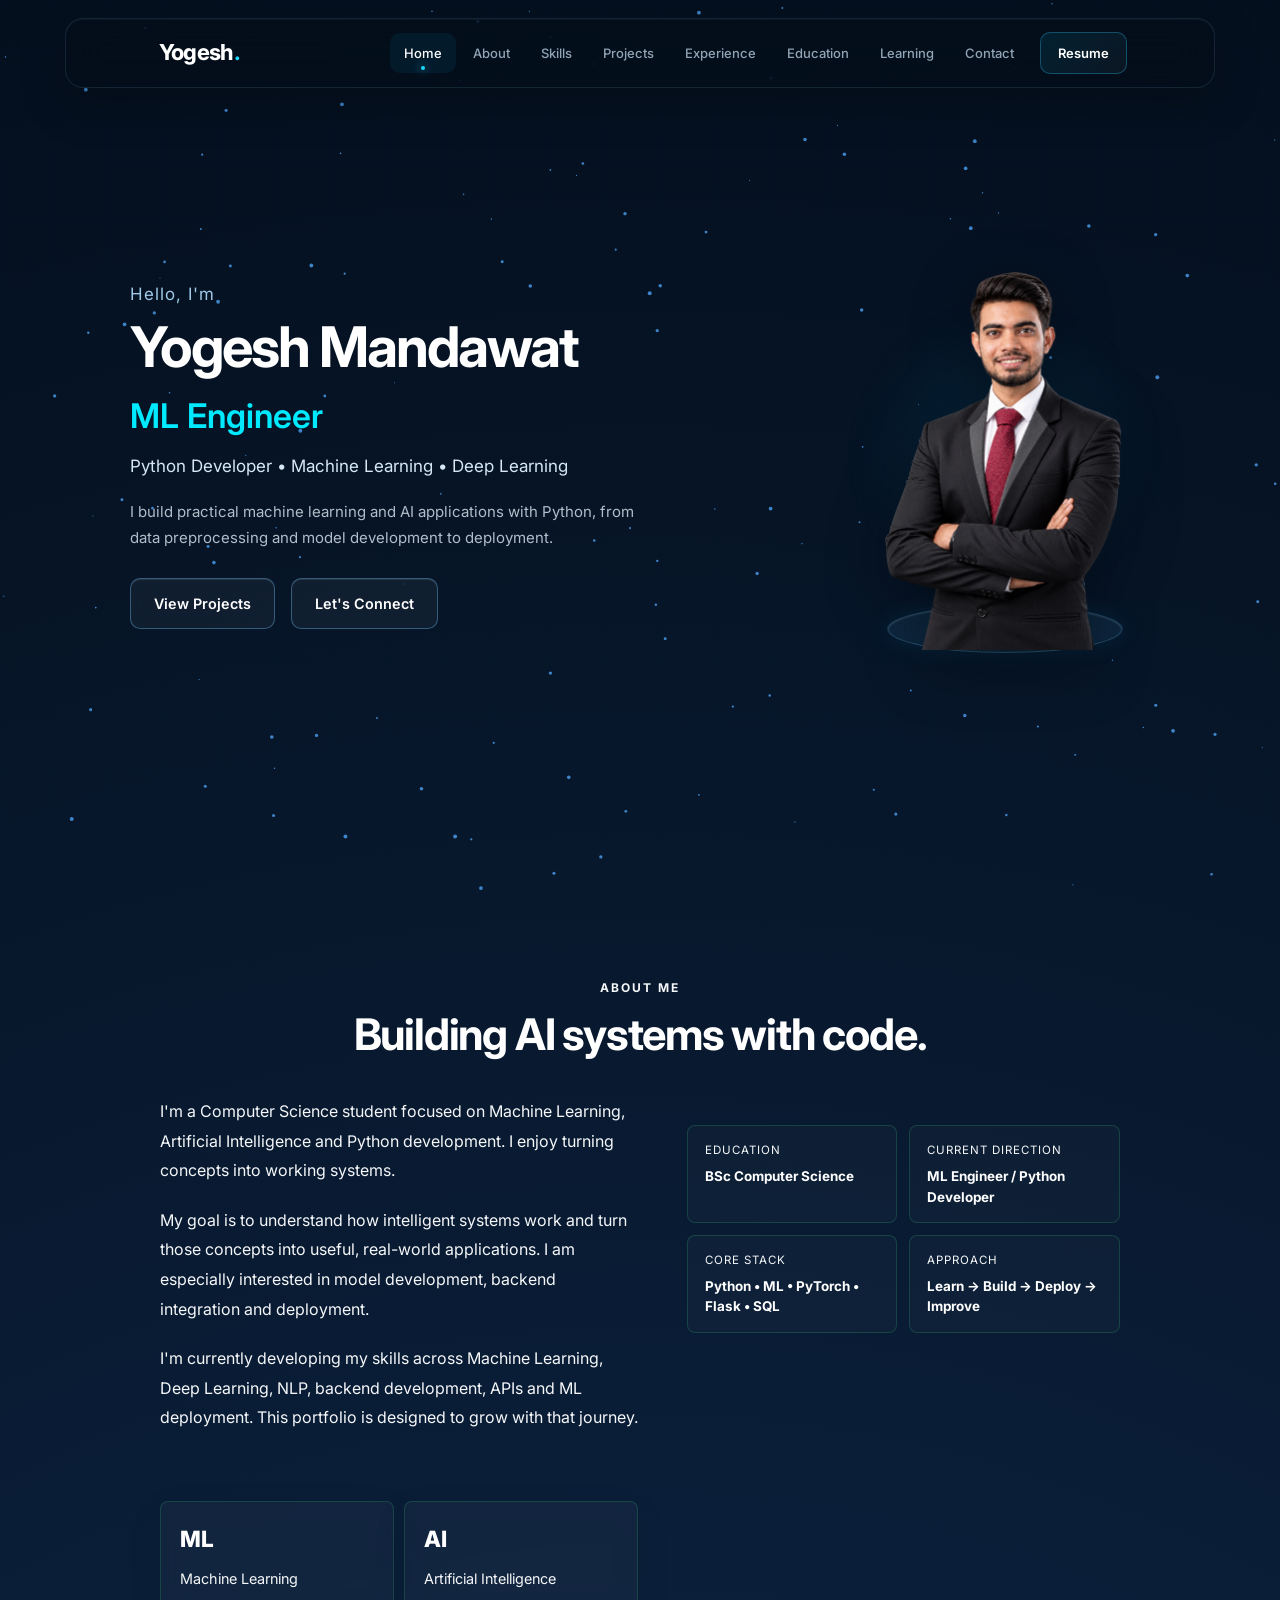
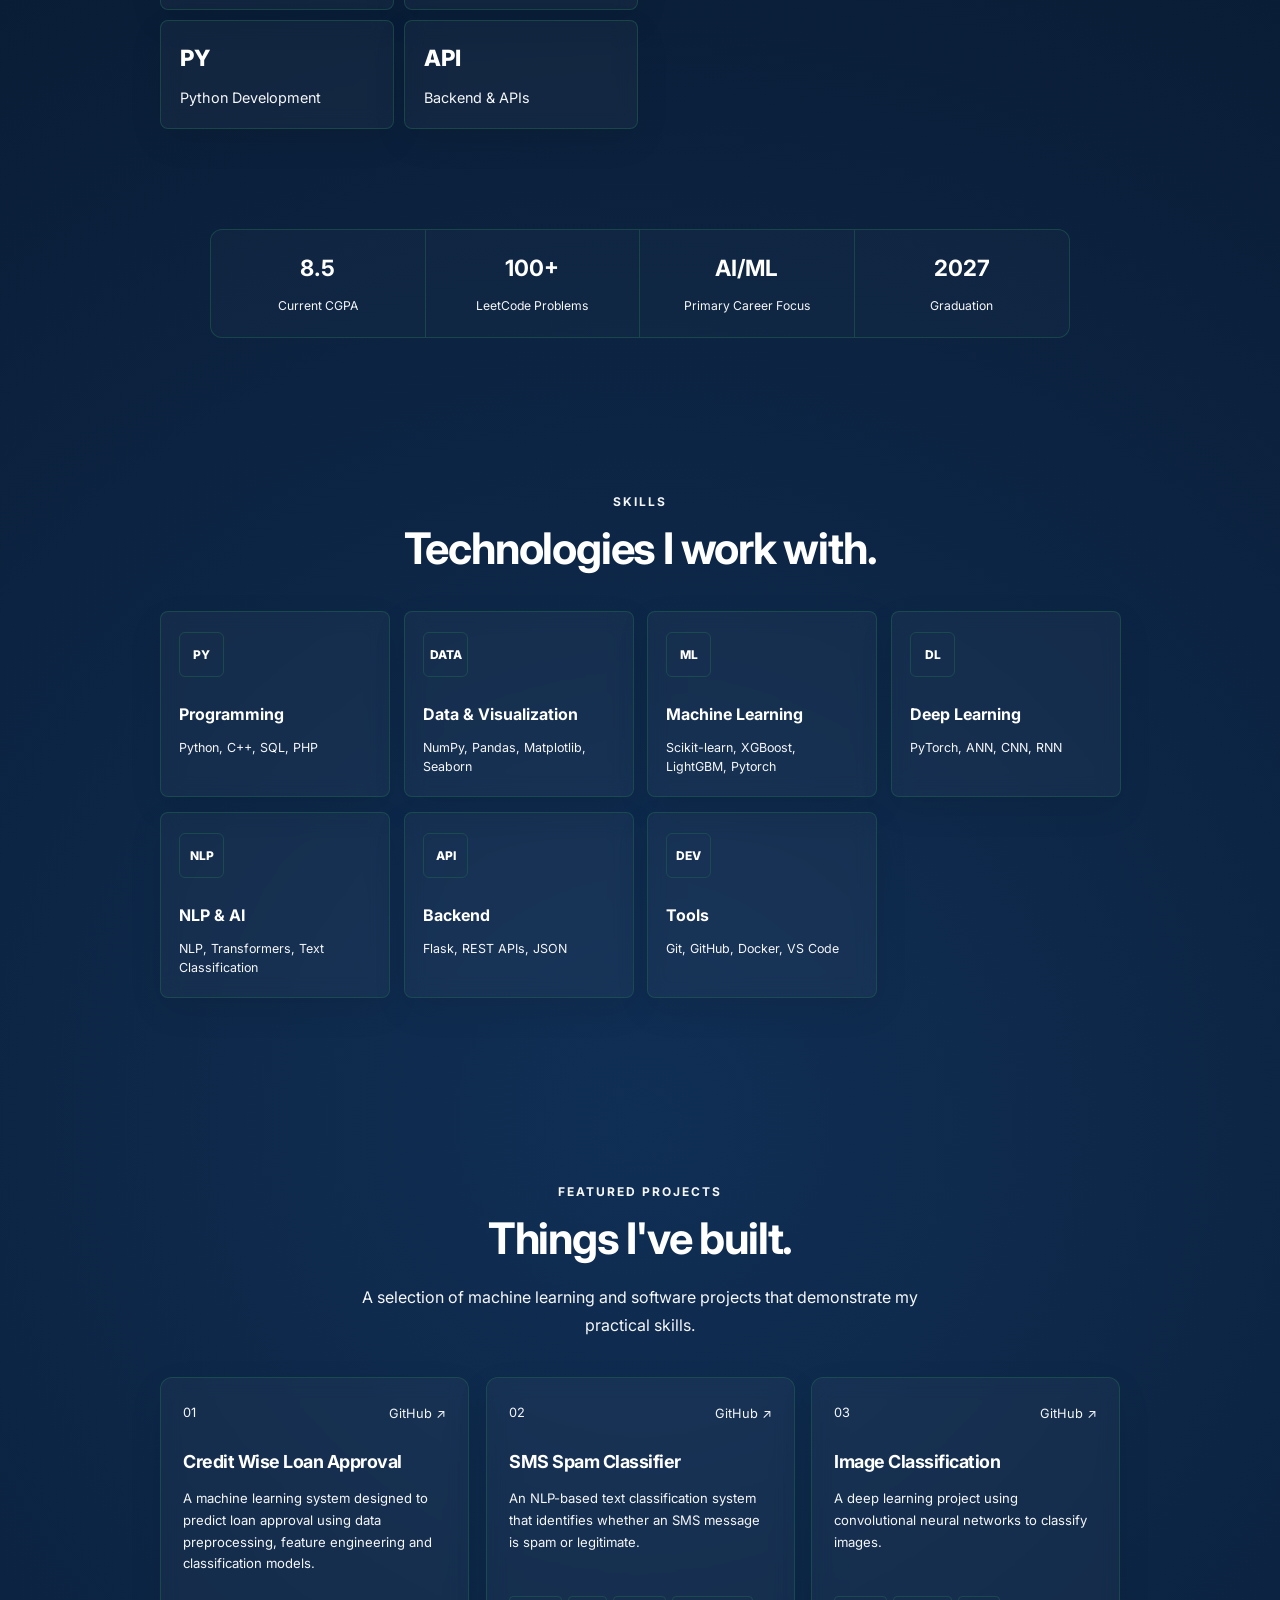
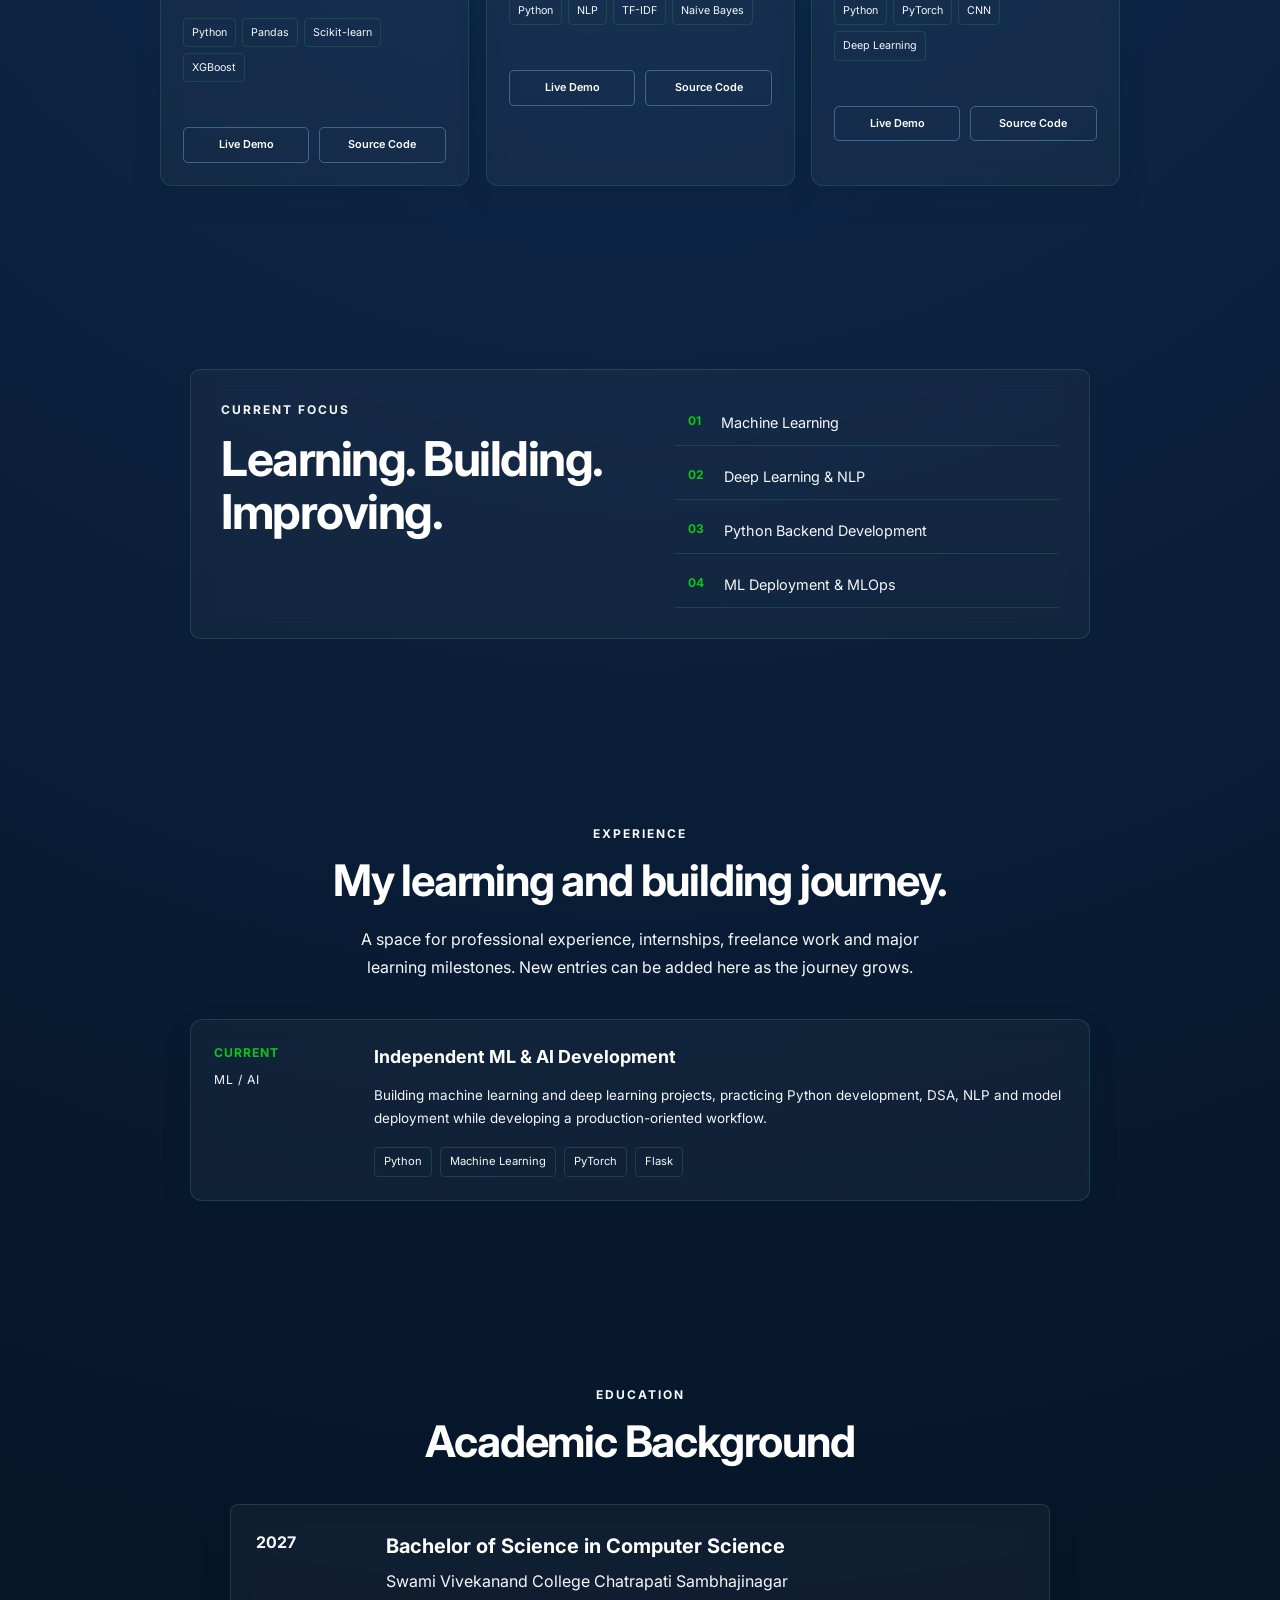
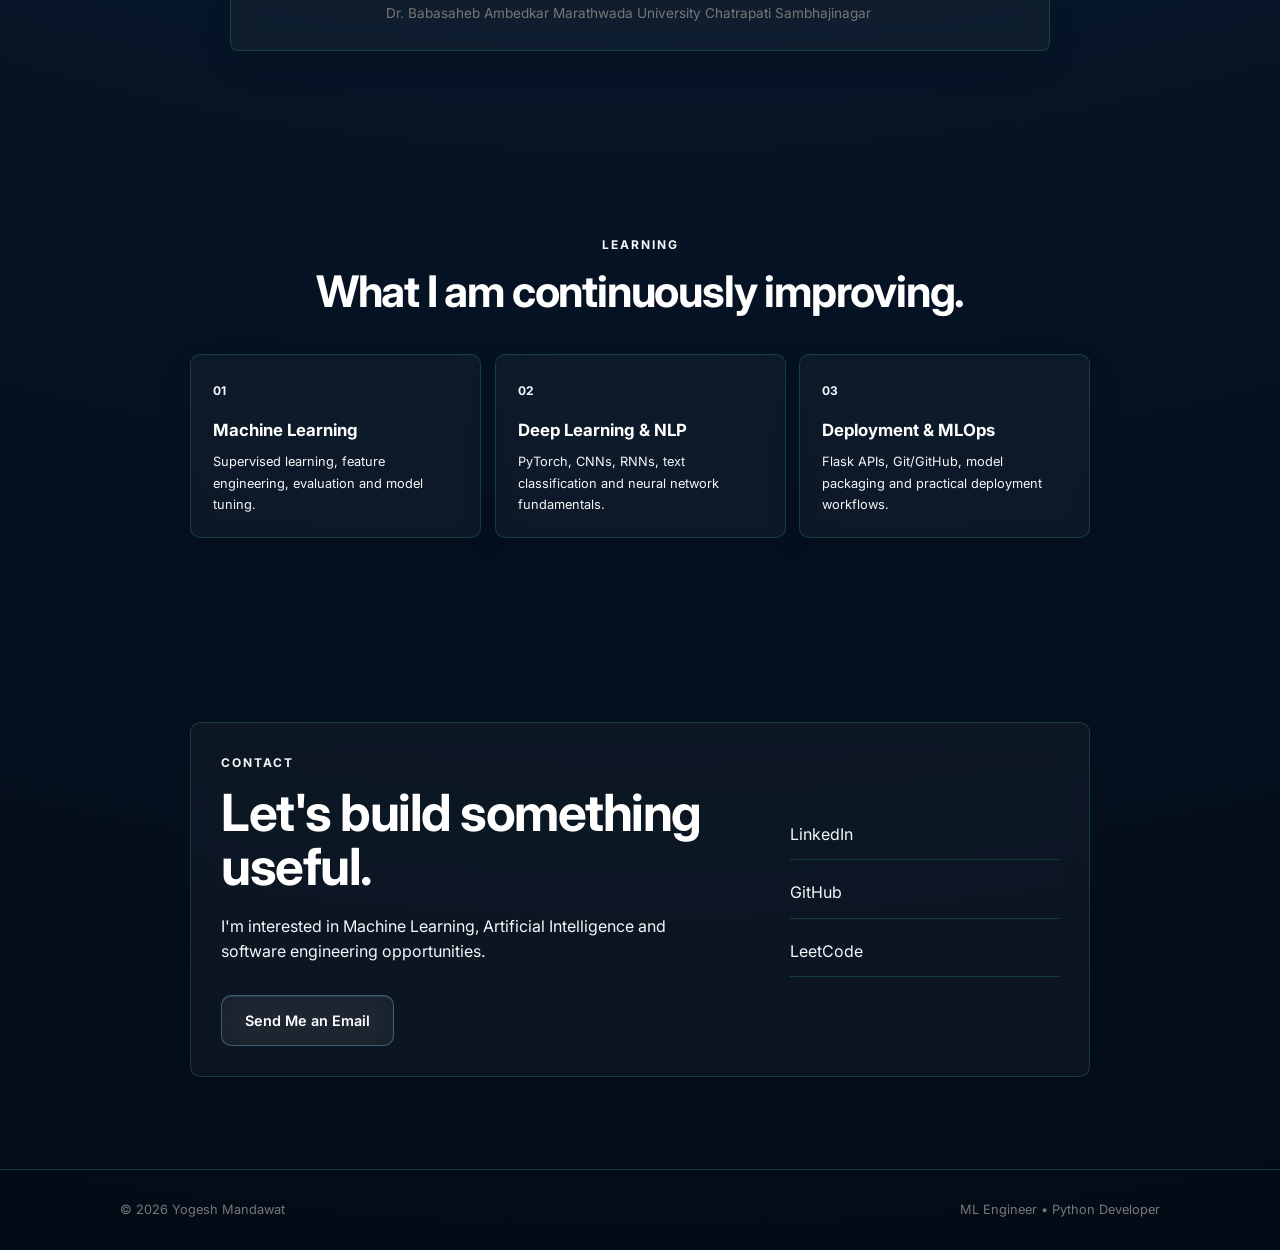
<file: index.html>
<!DOCTYPE html>
<html lang="en">

<head>
    <meta charset="UTF-8">

    <meta name="viewport"
          content="width=device-width, initial-scale=1.0">

    <meta name="description"
          content="Yogesh Mandawat - ML Engineer and Python Developer portfolio.">

    <meta name="author"
          content="Yogesh Mandawat">

    <title>Yogesh Mandawat | ML Engineer</title>

    <!-- Google Font -->
    <link rel="preconnect" href="https://fonts.googleapis.com">
    <link rel="preconnect" href="https://fonts.gstatic.com" crossorigin>

    <link href="https://fonts.googleapis.com/css2?family=Inter:wght@400;500;600;700;800&display=swap"
          rel="stylesheet">

    <!-- CSS -->
    <link rel="stylesheet"
          href="css/style.css">

</head>

<body>

    <!-- Animated Background -->
    <canvas id="background"></canvas>

    <!-- ================= NAVBAR ================= -->

    <header class="navbar">

        <div class="container nav-container">

            <a href="#home" class="logo">
                Yogesh<span>.</span>
            </a>

            <nav class="nav-menu" id="navMenu">

                <a href="#home" class="nav-link active">Home</a>

                <a href="#about" class="nav-link">About</a>

                <a href="#skills" class="nav-link">Skills</a>

                <a href="#projects" class="nav-link">Projects</a>

                <a href="#experience" class="nav-link">Experience</a>

                <a href="#education" class="nav-link">Education</a>

                <a href="#learning" class="nav-link">Learning</a>

                <a href="#contact" class="nav-link">Contact</a>

                <a href="files/yogesh-resume.pdf" class="nav-resume">Resume</a>

            </nav>

            <button class="menu-toggle"
                    id="menuToggle"
                    aria-label="Open navigation menu">

                <span></span>
                <span></span>
                <span></span>

            </button>

        </div>

    </header>


    <main>

        <!-- ================= HERO ================= -->

        <section class="hero section" id="home">

            <div class="hero-container">

                <!-- LEFT SIDE -->
                <div class="hero-content">

                    <p class="hero-greeting">
                        Hello, I'm
                    </p>

                    <h1>
                        Yogesh Mandawat
                    </h1>

                    <h2>
                        ML Engineer
                    </h2>

                    <p class="hero-subtitle">
                        Python Developer • Machine Learning • Deep Learning
                    </p>

                    <p class="hero-description">
                        I build practical machine learning and AI applications with Python,
                        from data preprocessing and model development to deployment.
                    </p>

                    <div class="hero-buttons">

                        <a href="#projects" class="btn btn-primary">
                            View Projects
                        </a>

                        <a href="#contact" class="btn btn-secondary">
                            Let's Connect
                        </a>

                    </div>

                </div>


                <!-- RIGHT SIDE -->
                <div class="hero-visual">

                    <div class="profile-glow"></div>

                    <div class="profile-image">
                        <img
                            src="images/profile2.png"
                            alt="Yogesh Mandawat - ML Engineer"
                        >
                    </div>

                    <div class="profile-base"></div>

                </div>

            </div>

        </section>


        <!-- ================= ABOUT ================= -->

        <section class="about section" id="about">

            <div class="container">

                <div class="section-heading">

                    <p class="section-label">
                        About Me
                    </p>

                    <h2>
                        Building AI systems with code.
                    </h2>

                </div>


                <div class="about-grid">

                    <div class="about-text">

                        <p>
                            I'm a Computer Science student focused on Machine Learning,
                            Artificial Intelligence and Python development.
                            I enjoy turning concepts into working systems.
                        </p>

                        <p>
                            My goal is to understand how intelligent systems work and
                            turn those concepts into useful, real-world applications.
                            I am especially interested in model development,
                            backend integration and deployment.
                        </p>

                        <p>
                            I'm currently developing my skills across Machine Learning,
                            Deep Learning, NLP, backend development, APIs
                            and ML deployment. This portfolio is designed
                            to grow with that journey.
                        </p>

                    </div>


                    <div class="about-facts">

                        <div class="fact-item">
                            <span>Education</span>
                            <strong>BSc Computer Science</strong>
                        </div>

                        <div class="fact-item">
                            <span>Current Direction</span>
                            <strong>ML Engineer / Python Developer</strong>
                        </div>

                        <div class="fact-item">
                            <span>Core Stack</span>
                            <strong>Python • ML • PyTorch • Flask • SQL</strong>
                        </div>

                        <div class="fact-item">
                            <span>Approach</span>
                            <strong>Learn → Build → Deploy → Improve</strong>
                        </div>

                    </div>


                    <div class="about-highlights">

                        <div class="highlight-card">

                            <span class="highlight-number">
                                ML
                            </span>

                            <p>
                                Machine Learning
                            </p>

                        </div>


                        <div class="highlight-card">

                            <span class="highlight-number">
                                AI
                            </span>

                            <p>
                                Artificial Intelligence
                            </p>

                        </div>


                        <div class="highlight-card">

                            <span class="highlight-number">
                                PY
                            </span>

                            <p>
                                Python Development
                            </p>

                        </div>


                        <div class="highlight-card">

                            <span class="highlight-number">
                                API
                            </span>

                            <p>
                                Backend & APIs
                            </p>

                        </div>

                    </div>

                </div>

            </div>

        </section>


        <!-- ================= QUICK STATS ================= -->

        <section class="quick-stats">

            <div class="container quick-stats-grid">

                <div class="stat-item">
                    <strong>8.5</strong>
                    <span>Current CGPA</span>
                </div>

                <div class="stat-item">
                    <strong>100+</strong>
                    <span>LeetCode Problems</span>
                </div>

                <div class="stat-item">
                    <strong>AI/ML</strong>
                    <span>Primary Career Focus</span>
                </div>

                <div class="stat-item">
                    <strong>2027</strong>
                    <span>Graduation</span>
                </div>

            </div>

        </section>


        <!-- ================= SKILLS ================= -->

        <section class="skills section" id="skills">

            <div class="container">

                <div class="section-heading">

                    <p class="section-label">
                        Skills
                    </p>

                    <h2>
                        Technologies I work with.
                    </h2>

                </div>


                <div class="skills-grid">

                    <div class="skill-card">

                        <div class="skill-icon">
                            PY
                        </div>

                        <h3>
                            Programming
                        </h3>

                        <p>
                            Python, C++, SQL, PHP
                        </p>

                    </div>

                    <div class="skill-card">

                        <div class="skill-icon">
                            DATA
                        </div>
                    
                        <h3>
                            Data & Visualization
                        </h3>
                    
                        <p>
                            NumPy, Pandas, Matplotlib, Seaborn
                        </p>
                    
                    </div>

                    <div class="skill-card">

                        <div class="skill-icon">
                            ML
                        </div>

                        <h3>
                            Machine Learning
                        </h3>

                        <p>
                            Scikit-learn, XGBoost, LightGBM, Pytorch
                        </p>

                    </div>


                    <div class="skill-card">

                        <div class="skill-icon">
                            DL
                        </div>

                        <h3>
                            Deep Learning
                        </h3>

                        <p>
                            PyTorch, ANN, CNN, RNN
                        </p>

                    </div>


                    <div class="skill-card">

                        <div class="skill-icon">
                            NLP
                        </div>

                        <h3>
                            NLP & AI
                        </h3>

                        <p>
                            NLP, Transformers, Text Classification
                        </p>

                    </div>


                    <div class="skill-card">

                        <div class="skill-icon">
                            API
                        </div>

                        <h3>
                            Backend
                        </h3>

                        <p>
                            Flask, REST APIs, JSON
                        </p>

                    </div>


                    <div class="skill-card">

                        <div class="skill-icon">
                            DEV
                        </div>

                        <h3>
                            Tools
                        </h3>

                        <p>
                            Git, GitHub, Docker, VS Code
                        </p>

                    </div>

                </div>

            </div>

        </section>


        <!-- ================= PROJECTS ================= -->

        <section class="projects section" id="projects">

            <div class="container">

                <div class="section-heading">

                    <p class="section-label">
                        Featured Projects
                    </p>

                    <h2>
                        Things I've built.
                    </h2>

                    <p class="section-description">
                        A selection of machine learning and software
                        projects that demonstrate my practical skills.
                    </p>

                </div>


                <div class="projects-grid">


                    <!-- PROJECT 1 -->

                    <article class="project-card">

                        <div class="project-top">

                            <span class="project-number">
                                01
                            </span>

                            <div class="project-links">

                                <a href="https://github.com/yogirajput7439"
                                   target="_blank"
                                   rel="noopener noreferrer"
                                   aria-label="GitHub">
                                    GitHub ↗
                                </a>

                            </div>

                        </div>


                        <h3>
                            Credit Wise Loan Approval
                        </h3>

                        <p>
                            A machine learning system designed to
                            predict loan approval using data
                            preprocessing, feature engineering and
                            classification models.
                        </p>


                        <div class="project-tech">

                            <span>Python</span>
                            <span>Pandas</span>
                            <span>Scikit-learn</span>
                            <span>XGBoost</span>

                        </div>


                        <div class="project-actions">

                            <a href="#"
                               class="project-btn"
                               target="_blank"
                               rel="noopener noreferrer">
                                Live Demo
                            </a>

                            <a href="https://github.com/yogirajput7439/Credit-Wise-Loan-Approvel-Project"
                               class="project-btn project-btn-outline"
                               target="_blank"
                               rel="noopener noreferrer">
                                Source Code
                            </a>

                        </div>

                    </article>


                    <!-- PROJECT 2 -->

                    <article class="project-card">

                        <div class="project-top">

                            <span class="project-number">
                                02
                            </span>

                            <div class="project-links">

                                <a href="#"
                                   target="_blank"
                                   rel="noopener noreferrer">
                                    GitHub ↗
                                </a>

                            </div>

                        </div>


                        <h3>
                            SMS Spam Classifier
                        </h3>

                        <p>
                            An NLP-based text classification system
                            that identifies whether an SMS message
                            is spam or legitimate.
                        </p>


                        <div class="project-tech">

                            <span>Python</span>
                            <span>NLP</span>
                            <span>TF-IDF</span>
                            <span>Naive Bayes</span>

                        </div>


                        <div class="project-actions">

                            <a href="#"
                               class="project-btn"
                               target="_blank"
                               rel="noopener noreferrer">
                                Live Demo
                            </a>

                            <a href="#"
                               class="project-btn project-btn-outline"
                               target="_blank"
                               rel="noopener noreferrer">
                                Source Code
                            </a>

                        </div>

                    </article>


                    <!-- PROJECT 3 -->

                    <article class="project-card">

                        <div class="project-top">

                            <span class="project-number">
                                03
                            </span>

                            <div class="project-links">

                                <a href="#"
                                   target="_blank"
                                   rel="noopener noreferrer">
                                    GitHub ↗
                                </a>

                            </div>

                        </div>


                        <h3>
                            Image Classification
                        </h3>

                        <p>
                            A deep learning project using convolutional
                            neural networks to classify images.
                        </p>


                        <div class="project-tech">

                            <span>Python</span>
                            <span>PyTorch</span>
                            <span>CNN</span>
                            <span>Deep Learning</span>

                        </div>


                        <div class="project-actions">

                            <a href="#"
                               class="project-btn"
                               target="_blank"
                               rel="noopener noreferrer">
                                Live Demo
                            </a>

                            <a href="#"
                               class="project-btn project-btn-outline"
                               target="_blank"
                               rel="noopener noreferrer">
                                Source Code
                            </a>

                        </div>

                    </article>


                </div>

            </div>

        </section>


        <!-- ================= CAREER FOCUS ================= -->

        <section class="focus section">

            <div class="container">

                <div class="focus-box">

                    <div>

                        <p class="section-label">
                            Current Focus
                        </p>

                        <h2>
                            Learning. Building. Improving.
                        </h2>

                    </div>


                    <div class="focus-list">

                        <div>
                            <span>01</span>
                            Machine Learning
                        </div>

                        <div>
                            <span>02</span>
                            Deep Learning & NLP
                        </div>

                        <div>
                            <span>03</span>
                            Python Backend Development
                        </div>

                        <div>
                            <span>04</span>
                            ML Deployment & MLOps
                        </div>

                    </div>

                </div>

            </div>

        </section>


        <!-- ================= EXPERIENCE ================= -->

        <section class="experience section" id="experience">

            <div class="container">

                <div class="section-heading">

                    <p class="section-label">Experience</p>

                    <h2>My learning and building journey.</h2>

                    <p class="section-description">
                        A space for professional experience, internships,
                        freelance work and major learning milestones.
                        New entries can be added here as the journey grows.
                    </p>

                </div>

                <div class="experience-list">

                    <article class="experience-card">
                        <div class="experience-meta">
                            <span>Current</span>
                            <span>ML / AI</span>
                        </div>
                        <div class="experience-content">
                            <h3>Independent ML & AI Development</h3>
                            <p>
                                Building machine learning and deep learning projects,
                                practicing Python development, DSA, NLP and model
                                deployment while developing a production-oriented workflow.
                            </p>
                            <div class="experience-tags">
                                <span>Python</span>
                                <span>Machine Learning</span>
                                <span>PyTorch</span>
                                <span>Flask</span>
                            </div>
                        </div>
                    </article>

                    <!-- ADD FUTURE EXPERIENCE HERE -->
                    <!--
                    <article class="experience-card">
                        <div class="experience-meta">
                            <span>2027 — Present</span>
                            <span>Company / Internship</span>
                        </div>
                        <div class="experience-content">
                            <h3>Role Title</h3>
                            <p>Describe your responsibilities, impact and technologies.</p>
                            <div class="experience-tags">
                                <span>Python</span>
                                <span>SQL</span>
                            </div>
                        </div>
                    </article>
                    -->

                </div>

            </div>

        </section>


        <!-- ================= EDUCATION ================= -->

        <section class="education section" id="education">

            <div class="container">

                <div class="section-heading">

                    <p class="section-label">
                        Education
                    </p>

                    <h2>
                        Academic Background
                    </h2>

                </div>


                <div class="education-card">

                    <div class="education-year">
                        2027
                    </div>

                    <div class="education-content">

                        <h3>
                            Bachelor of Science in Computer Science
                        </h3>

                        <p>
                            Swami Vivekanand College Chatrapati Sambhajinagar
                        </p>

                        <span>
                             Dr. Babasaheb Ambedkar Marathwada University Chatrapati Sambhajinagar <!-- • Expected completion: 2027 • CGPA: 8.5 -->
                        </span>

                    </div>

                </div>

            </div>

        </section>


        <!-- ================= LEARNING ================= -->

        <section class="learning section" id="learning">

            <div class="container">

                <div class="section-heading">
                    <p class="section-label">Learning</p>
                    <h2>What I am continuously improving.</h2>
                </div>

                <div class="learning-grid">
                    <article class="learning-card">
                        <span>01</span>
                        <h3>Machine Learning</h3>
                        <p>Supervised learning, feature engineering, evaluation and model tuning.</p>
                    </article>
                    <article class="learning-card">
                        <span>02</span>
                        <h3>Deep Learning & NLP</h3>
                        <p>PyTorch, CNNs, RNNs, text classification and neural network fundamentals.</p>
                    </article>
                    <article class="learning-card">
                        <span>03</span>
                        <h3>Deployment & MLOps</h3>
                        <p>Flask APIs, Git/GitHub, model packaging and practical deployment workflows.</p>
                    </article>
                </div>

            </div>

        </section>


        <!-- ================= CONTACT ================= -->

        <section class="contact section" id="contact">

            <div class="container">

                <div class="contact-box">

                    <div class="contact-content">

                        <p class="section-label">
                            Contact
                        </p>

                        <h2>
                            Let's build something useful.
                        </h2>

                        <p>
                            I'm interested in Machine Learning,
                            Artificial Intelligence and software
                            engineering opportunities.
                        </p>

                        <a href="mailto:yogeshmandawat2003@gmail.com"
                           class="btn btn-primary">
                            Send Me an Email
                        </a>

                    </div>


                    <div class="contact-links">

                        <a href="https://www.linkedin.com/in/yogesh-mandawat-041418373/" target="_blank"
                           rel="noopener noreferrer">
                            LinkedIn
                        </a>

                        <a href="https://github.com/yogirajput7439" target="_blank"
                           rel="noopener noreferrer">
                            GitHub
                        </a>

                        <a href="https://leetcode.com/u/yogirajput7439/" target="_blank"
                           rel="noopener noreferrer">
                            LeetCode
                        </a>

                    </div>

                </div>

            </div>

        </section>

    </main>


    <!-- ================= FOOTER ================= -->

    <footer class="footer">

        <div class="container footer-container">

            <p>
                © <span id="currentYear"></span>
                Yogesh Mandawat
            </p>

            <p>
                ML Engineer • Python Developer
            </p>

        </div>

    </footer>


    <!-- JavaScript -->
    <script src="js/script.js"></script>

</body>

</html>
</file>
<file: css/style.css>
/* =========================================
   GLOBAL RESET & THEME
========================================= */

:root {
    --bg: transparent;
    --bg-soft: transparent;
    --card: rgba(255, 255, 255, 0.035);
    --card-hover: rgba(9, 47, 72, 0.367);
    --text: #0ac716;
    --text-soft: #f5f7f9;
    --border: rgba(33, 100, 81, 0.526);
    --accent: #ffffff;
    --accent-dark: #0ded23;
    --cyan: #19d9ff;
    --max-width: 1180px;
    --transition: 0.3s ease;
}

* {
    margin: 0;
    padding: 0;
    box-sizing: border-box;
}

html {
    scroll-behavior: smooth;
}

body {
    min-height: 100vh;
    font-family: "Inter", Arial, sans-serif;
    color: #ffffff;
    line-height: 1.6;
    overflow-x: hidden;

    background:
        radial-gradient(circle at 50% 45%, #102f55 0%, #0b203c 30%, #061426 65%, #030b16 100%);
}

a {
    color: inherit;
    text-decoration: none;
}

button {
    font: inherit;
}

img {
    max-width: 100%;
    display: block;
}

.container {
    width: min(92%, var(--max-width));
    margin: 0 auto;
}

.section {
    padding: 110px 0;
}

.section-heading {
    max-width: 750px;
    margin-bottom: 55px;
}

.section-label {
    text-transform: uppercase;
    letter-spacing: 2px;
    font-size: 0.75rem;
    font-weight: 700;
    color: var(--text-soft);
    margin-bottom: 14px;
}

.section-heading h2 {
    font-size: clamp(2rem, 4vw, 3.2rem);
    line-height: 1.1;
    letter-spacing: -1.5px;
}

.section-description {
    margin-top: 20px;
    color: var(--text-soft);
    max-width: 650px;
}

/* =========================================
   ANIMATED BACKGROUND
========================================= */

body::before {
    content: "";
    position: fixed;
    inset: 0;
    z-index: -3;
    pointer-events: none;
    opacity: 0.25;
    background-image:
        linear-gradient(rgba(80, 170, 255, 0.035) 1px, transparent 1px),
        linear-gradient(90deg, rgba(80, 170, 255, 0.035) 1px, transparent 1px);
    background-size: 55px 55px;
}

#background {
    position: fixed;
    inset: 0;
    width: 100%;
    height: 100%;
    z-index: -2;
    pointer-events: none;
}

/* =========================================
   NAVBAR
========================================= */

.navbar {
    position: fixed;
    top: 18px;
    left: 50%;
    transform: translateX(-50%);
    width: min(1150px, calc(100% - 40px));
    z-index: 1000;

    background: rgba(4, 13, 25, 0.62);
    border: 1px solid rgba(130, 190, 220, 0.13);
    border-radius: 18px;
    backdrop-filter: blur(20px);
    -webkit-backdrop-filter: blur(20px);

    box-shadow:
        0 15px 45px rgba(0, 0, 0, 0.25),
        inset 0 1px 0 rgba(255, 255, 255, 0.04);

    transition:
        top 0.35s ease,
        width 0.35s ease,
        background 0.35s ease,
        box-shadow 0.35s ease;
}

.navbar.scrolled {
    top: 10px;
    width: min(1080px, calc(100% - 30px));
    background: rgba(3, 12, 23, 0.86);
    box-shadow:
        0 12px 40px rgba(0, 0, 0, 0.35),
        0 0 25px rgba(0, 180, 255, 0.04);
}

.nav-container {
    height: 68px;
    padding: 0 18px 0 24px;
    display: flex;
    align-items: center;
}

.logo {
    color: #ffffff;
    text-decoration: none;
    font-size: 22px;
    font-weight: 750;
    letter-spacing: -0.7px;
    white-space: nowrap;
    transition: transform 0.3s ease;
}

.logo span {
    color: var(--cyan);
    transition: text-shadow 0.3s ease;
}

.logo:hover {
    transform: translateY(-1px);
}

.logo:hover span {
    text-shadow: 0 0 12px rgba(25, 217, 255, 0.8);
}

.nav-menu {
    position: relative;
    display: flex;
    align-items: center;
    gap: 3px;
    margin-left: auto;
}

.nav-link {
    position: relative;
    padding: 10px 14px;
    color: #91a5b5;
    text-decoration: none;
    font-size: 13px;
    font-weight: 500;
    border-radius: 10px;
    transition: color 0.25s ease, background 0.25s ease;
}

.nav-link:hover {
    color: #ffffff;
    background: rgba(255, 255, 255, 0.045);
}

.nav-link.active {
    color: #ffffff;
    background: rgba(0, 190, 255, 0.07);
}

.nav-link.active::after {
    content: "";
    position: absolute;
    left: 50%;
    bottom: 3px;
    width: 4px;
    height: 4px;
    transform: translateX(-50%);
    border-radius: 50%;
    background: var(--cyan);
    box-shadow: 0 0 10px rgba(30, 220, 255, 0.9);
}

.nav-resume {
    margin-left: 9px;
    padding: 10px 17px;
    color: #ffffff;
    text-decoration: none;
    font-size: 13px;
    font-weight: 600;
    border-radius: 10px;
    background: linear-gradient(135deg, rgba(0, 200, 255, 0.10), rgba(255, 255, 255, 0.04));
    border: 1px solid rgba(40, 205, 255, 0.30);
    transition: transform 0.25s ease, border-color 0.25s ease, background 0.25s ease, box-shadow 0.25s ease;
}

.nav-resume:hover {
    transform: translateY(-2px);
    border-color: rgba(40, 215, 255, 0.65);
    background: rgba(0, 190, 255, 0.12);
    box-shadow: 0 0 22px rgba(0, 190, 255, 0.10);
}

.menu-toggle {
    display: none;
    width: 42px;
    height: 42px;
    margin-left: auto;
    padding: 0;
    border-radius: 10px;
    border: 1px solid rgba(120, 190, 230, 0.18);
    background: rgba(255, 255, 255, 0.04);
    cursor: pointer;
}

.menu-toggle span {
    display: block;
    width: 19px;
    height: 2px;
    margin: 4px auto;
    border-radius: 10px;
    background: #ffffff;
    transition: transform 0.3s ease, opacity 0.3s ease;
}

.menu-toggle.active span:nth-child(1) {
    transform: translateY(6px) rotate(45deg);
}

.menu-toggle.active span:nth-child(2) {
    opacity: 0;
}

.menu-toggle.active span:nth-child(3) {
    transform: translateY(-6px) rotate(-45deg);
}

/* =========================================
   HERO
========================================= */

.hero {
    min-height: 100vh;
    width: 100%;
    background: transparent;
    position: relative;
    overflow: hidden;
    display: flex;
    align-items: center;
}

.hero-container {
    width: 100%;
    max-width: var(--max-width);
    min-height: 100vh;
    margin: 0 auto;
    padding: 60px 20px 40px;

    display: flex;
    align-items: center;
    justify-content: space-between;
    gap: 40px;
}

.hero-content {
    flex: 1;
    max-width: 620px;
    position: relative;
    z-index: 5;
}

.hero-greeting {
    font-size: 20px;
    color: #9fc9e8;
    margin-bottom: 10px;
    letter-spacing: 1px;
}

.hero-content h1 {
    font-size: clamp(42px, 5vw, 64px);
    line-height: 1.05;
    margin: 0;
    color: #ffffff;
    letter-spacing: -2px;
}

.hero-content h2 {
    font-size: clamp(26px, 3.2vw, 40px);
    margin: 14px 0 10px;
    color: #00eaff;
    font-weight: 600;
}

.hero-subtitle {
    font-size: 19px;
    color: #d7e7f3;
    margin: 10px 0 20px;
}

.hero-description {
    max-width: 580px;
    font-size: 16px;
    line-height: 1.7;
    color: rgba(235, 245, 255, 0.75);
    margin-bottom: 30px;
}

.hero-buttons {
    display: flex;
    gap: 16px;
    flex-wrap: wrap;
}

.btn {
    display: inline-flex;
    align-items: center;
    justify-content: center;
    padding: 13px 23px;
    border-radius: 10px;
    font-size: 0.9rem;
    font-weight: 600;
    background: rgba(255, 255, 255, 0.045);
    color: #ffffff;
    border: 1px solid rgba(120, 210, 255, 0.35);
    backdrop-filter: blur(12px);
    -webkit-backdrop-filter: blur(12px);
    box-shadow: inset 0 1px 1px rgba(255, 255, 255, 0.12);
    transition: transform 0.3s ease, background 0.3s ease, border-color 0.3s ease, box-shadow 0.3s ease;
}

.btn:hover {
    background: rgba(255, 255, 255, 0.09);
    border-color: rgba(0, 234, 255, 0.7);
    transform: translateY(-3px);
    box-shadow:
        inset 0 1px 2px rgba(255, 255, 255, 0.18),
        0 8px 25px rgba(0, 180, 255, 0.10);
}

/* =========================================
   HERO PROFILE
========================================= */

.hero-visual {
    flex: 0 0 360px;
    height: 500px;
    display: flex;
    justify-content: center;
    align-items: center;
    position: relative;
}

.profile-glow {
    position: absolute;
    width: 360px;
    height: 360px;
    border-radius: 50%;
    background: radial-gradient(circle, rgba(0, 190, 255, 0.12), transparent 70%);
    filter: blur(15px);
    z-index: 1;
    pointer-events: none;
}

.profile-image {
    width: 300px;
    height: 460px;
    position: relative;
    z-index: 2;
    display: flex;
    align-items: flex-end;
    justify-content: center;
}

.profile-image img {
    width: 100%;
    height: 100%;
    object-fit: contain;
    object-position: center bottom;
    display: block;
    filter: drop-shadow(0 15px 30px rgba(0, 0, 0, 0.35));
    transition: transform 0.4s ease, filter 0.4s ease;
}

.profile-image:hover img {
    transform: translateY(-5px) scale(1.01);
    filter:
        drop-shadow(0 20px 35px rgba(0, 0, 0, 0.4))
        drop-shadow(0 0 25px rgba(0, 190, 255, 0.12));
}

.profile-base {
    position: absolute;
    width: 280px;
    height: 55px;
    left: 50%;
    bottom: 18px;
    transform: translateX(-50%);
    border-radius: 50%;
    background: rgba(80, 190, 255, 0.10);
    border: 1px solid rgba(120, 210, 255, 0.25);
    backdrop-filter: blur(10px);
    -webkit-backdrop-filter: blur(10px);
    box-shadow:
        0 0 25px rgba(0, 180, 255, 0.12),
        inset 0 1px 2px rgba(255, 255, 255, 0.12);
    z-index: 1;
}

/* =========================================
   GLASS CARDS
========================================= */

.about,
.projects,
.contact {
    background: transparent;
}

.about-grid {
    display: grid;
    grid-template-columns: 1fr 1fr;
    gap: 80px;
    align-items: start;
}

.about-text p {
    color: var(--text-soft);
    margin-bottom: 22px;
    max-width: 650px;
}

.about-highlights {
    display: grid;
    grid-template-columns: repeat(2, 1fr);
    gap: 15px;
}

.highlight-card,
.skill-card,
.project-card,
.focus-box,
.education-card,
.contact-box {
    background: var(--card);
    border: 1px solid var(--border);
    backdrop-filter: blur(10px);
    -webkit-backdrop-filter: blur(10px);
}

.highlight-card {
    padding: 25px;
    border-radius: 8px;
}

.highlight-number {
    display: block;
    font-size: 1.4rem;
    font-weight: 800;
    margin-bottom: 10px;
}

.highlight-card p {
    color: var(--text-soft);
    font-size: 0.9rem;
}

/* =========================================
   SKILLS
========================================= */

.skills-grid {
    display: grid;
    grid-template-columns: repeat(3, 1fr);
    gap: 18px;
}

.skill-card {
    padding: 30px;
    border-radius: 8px;
    transition: var(--transition);
}

.skill-card:hover {
    transform: translateY(-6px);
    background: var(--card-hover);
    border-color: rgba(120, 190, 255, 0.45);
}

.skill-icon {
    display: inline-flex;
    align-items: center;
    justify-content: center;
    width: 45px;
    height: 45px;
    margin-bottom: 25px;
    border: 1px solid var(--border);
    border-radius: 6px;
    font-size: 0.75rem;
    font-weight: 800;
}

.skill-card h3 {
    margin-bottom: 10px;
    font-size: 1.05rem;
}

.skill-card p {
    color: var(--text-soft);
    font-size: 0.9rem;
}

/* =========================================
   PROJECTS
========================================= */

.projects-grid {
    display: grid;
    grid-template-columns: repeat(3, 1fr);
    gap: 20px;
}

.project-card {
    display: flex;
    flex-direction: column;
    padding: 30px;
    border-radius: 8px;
    min-height: 450px;
    transition: var(--transition);
}

.project-card:hover {
    transform: translateY(-7px);
    border-color: rgba(120, 190, 255, 0.45);
}

.project-top {
    display: flex;
    justify-content: space-between;
    align-items: center;
    margin-bottom: 35px;
}

.project-number,
.project-links a {
    color: var(--text-soft);
    font-size: 0.8rem;
}

.project-links a:hover {
    color: var(--text);
}

.project-card h3 {
    font-size: 1.4rem;
    margin-bottom: 15px;
    letter-spacing: -0.5px;
}

.project-card > p {
    color: var(--text-soft);
    font-size: 0.9rem;
    margin-bottom: 25px;
}

.project-tech {
    display: flex;
    flex-wrap: wrap;
    gap: 8px;
    margin-top: auto;
    margin-bottom: 25px;
}

.project-tech span {
    padding: 5px 9px;
    border: 1px solid var(--border);
    border-radius: 4px;
    color: var(--text-soft);
    font-size: 0.72rem;
}

.project-actions {
    display: flex;
    gap: 10px;
}

.project-btn {
    flex: 1;
    text-align: center;
    padding: 10px;
    background: transparent;
    color: #ffffff;
    border: 1px solid rgba(120, 190, 255, 0.4);
    border-radius: 5px;
    font-size: 0.78rem;
    font-weight: 600;
    transition: var(--transition);
}

.project-btn:hover {
    background: rgba(120, 190, 255, 0.12);
    border-color: rgba(120, 190, 255, 0.7);
    transform: translateY(-2px);
}

.project-btn-outline {
    background: transparent;
    color: #ffffff;
}

/* =========================================
   CURRENT FOCUS
========================================= */

.focus {
    padding-top: 80px;
    padding-bottom: 80px;
}

.focus-box {
    display: grid;
    grid-template-columns: 1fr 1fr;
    gap: 70px;
    padding: 50px;
    border-radius: 10px;
}

.focus-box h2 {
    font-size: clamp(2rem, 4vw, 3rem);
    line-height: 1.1;
    letter-spacing: -1.5px;
}

.focus-list {
    display: flex;
    flex-direction: column;
}

.focus-list div {
    display: flex;
    gap: 20px;
    padding: 17px 0;
    border-bottom: 1px solid var(--border);
    color: var(--text-soft);
    font-size: 0.9rem;
}

.focus-list span {
    color: var(--text);
    font-weight: 700;
    font-size: 0.75rem;
}

/* =========================================
   EDUCATION
========================================= */

.education-card {
    display: grid;
    grid-template-columns: 100px 1fr;
    gap: 30px;
    padding: 35px;
    border-radius: 8px;
}

.education-year {
    color: var(--text-soft);
    font-weight: 700;
}

.education-content h3 {
    margin-bottom: 7px;
    font-size: 1.25rem;
}

.education-content p {
    color: var(--text-soft);
    margin-bottom: 5px;
}

.education-content span {
    color: #777;
    font-size: 0.85rem;
}

/* =========================================
   CONTACT
========================================= */

.contact-box {
    display: grid;
    grid-template-columns: 1.3fr 0.7fr;
    gap: 70px;
    padding: 60px;
    border-radius: 10px;
}

.contact-content h2 {
    font-size: clamp(2rem, 4vw, 3.2rem);
    line-height: 1.05;
    letter-spacing: -1.5px;
    margin-bottom: 20px;
}

.contact-content > p:not(.section-label) {
    color: var(--text-soft);
    max-width: 550px;
    margin-bottom: 30px;
}

.contact-links {
    display: flex;
    flex-direction: column;
    justify-content: center;
    gap: 20px;
}

.contact-links a {
    color: var(--text-soft);
    padding-bottom: 12px;
    border-bottom: 1px solid var(--border);
    transition: var(--transition);
}

.contact-links a:hover {
    color: var(--text);
}

/* =========================================
   FOOTER
========================================= */

.footer {
    padding: 30px 0;
    border-top: 1px solid var(--border);
}

.footer-container {
    display: flex;
    justify-content: space-between;
    gap: 20px;
    color: #777;
    font-size: 0.8rem;
}

/* =========================================
   SCROLL REVEAL
========================================= */

.section,
.project-card,
.skill-card,
.highlight-card,
.focus-box,
.education-card,
.contact-box {
    opacity: 0;
    transform: translateY(25px);
    transition: opacity 0.7s ease, transform 0.7s ease;
}

.show {
    opacity: 1;
    transform: translateY(0);
}

/* =========================================
   RESPONSIVE
========================================= */

@media (max-width: 1000px) {
    .nav-link {
        padding-left: 10px;
        padding-right: 10px;
    }

    .hero-container {
        gap: 25px;
    }

    .hero-visual {
        flex-basis: 320px;
    }

    .profile-image {
        width: 280px;
        height: 440px;
    }

    .skills-grid,
    .projects-grid {
        grid-template-columns: repeat(2, 1fr);
    }
}

@media (max-width: 850px) {
    .hero-container {
        flex-direction: column;
        justify-content: center;
        text-align: center;
        gap: 20px;
        padding-top: 120px;
    }

    .hero-content {
        max-width: 700px;
    }

    .hero-buttons {
        justify-content: center;
    }

    .hero-visual {
        flex: none;
        width: 100%;
        height: 300px;
    }

    .profile-image {
        width: 300px;
        height: 400px;
    }

    .profile-glow {
        top: 20px;
        right: 50%;
        transform: translateX(50%);
    }

    .profile-base {
        bottom: -20px;
    }

    .about-grid,
    .focus-box,
    .contact-box {
        grid-template-columns: 1fr;
    }

    .about-grid {
        gap: 45px;
    }

    .focus-box,
    .contact-box {
        gap: 40px;
    }
}

@media (max-width: 760px) {
    .navbar {
        top: 12px;
        width: calc(100% - 24px);
        border-radius: 15px;
    }

    .navbar.scrolled {
        top: 8px;
        width: calc(100% - 20px);
    }

    .nav-container {
        height: 62px;
        padding: 0 14px;
    }

    .nav-menu {
        position: absolute;
        top: calc(100% + 10px);
        left: 0;
        right: 0;
        display: none;
        flex-direction: column;
        align-items: stretch;
        gap: 4px;
        padding: 10px;
        margin-left: 0;
        background: rgba(4, 13, 25, 0.94);
        border: 1px solid rgba(120, 190, 230, 0.15);
        border-radius: 15px;
        backdrop-filter: blur(20px);
        -webkit-backdrop-filter: blur(20px);
    }

    .nav-menu.active {
        display: flex;
    }

    .nav-link {
        text-align: center;
        padding: 12px;
    }

    .nav-resume {
        margin: 5px 0 0;
        text-align: center;
    }

    .menu-toggle {
        display: block;
    }

    .section {
        padding: 85px 0;
    }

    .skills-grid,
    .projects-grid {
        grid-template-columns: 1fr;
    }

    .education-card {
        grid-template-columns: 1fr;
        gap: 12px;
    }

    .focus-box,
    .contact-box {
        padding: 30px 25px;
    }

    .footer-container {
        flex-direction: column;
    }
}

@media (max-width: 500px) {
    .hero-container {
        padding-left: 20px;
        padding-right: 20px;
    }

    .hero-content h1 {
        font-size: 42px;
    }

    .hero-content h2 {
        font-size: 30px;
    }

    .hero-subtitle {
        font-size: 16px;
    }

    .hero-description {
        font-size: 15px;
    }

    .hero-visual {
        height: 340px;
    }

    .profile-image {
        width: 290px;
        height: 400px;
    }

    .profile-base {
        width: 240px;
        bottom: -10px;
    }

    .about-highlights {
        grid-template-columns: 1fr;
    }

    .project-actions {
        flex-direction: column;
    }
}

@media (prefers-reduced-motion: reduce) {
    html {
        scroll-behavior: auto;
    }

    *,
    *::before,
    *::after {
        animation-duration: 0.01ms !important;
        animation-iteration-count: 1 !important;
        transition-duration: 0.01ms !important;
    }
}


/* =========================================
   PORTFOLIO V2 — MORE BREATHING ROOM
   Smaller visual scale + larger section spacing
========================================= */

:root {
    --max-width: 1120px;
}

.container {
    width: min(90%, var(--max-width));
}

.section {
    padding: 125px 0;
}

.section-heading {
    max-width: 680px;
    margin-bottom: 48px;
}

.section-heading h2 {
    font-size: clamp(1.85rem, 3.4vw, 2.75rem);
    letter-spacing: -1.2px;
}

.section-description {
    line-height: 1.75;
}

/* Hero: intentionally less oversized */
.hero-container {
    max-width: var(--max-width);
    min-height: 92vh;
    padding: 72px 20px 55px;
    gap: 70px;
}

.hero-content {
    max-width: 570px;
}

.hero-greeting {
    font-size: 17px;
}

.hero-content h1 {
    font-size: clamp(38px, 4.4vw, 56px);
}

.hero-content h2 {
    font-size: clamp(24px, 2.8vw, 34px);
    margin-top: 12px;
}

.hero-subtitle {
    font-size: 17px;
    margin-bottom: 18px;
}

.hero-description {
    max-width: 540px;
    font-size: 15px;
    line-height: 1.75;
    margin-bottom: 27px;
}

.hero-visual {
    flex-basis: 320px;
    height: 450px;
}

.profile-image {
    width: 275px;
    height: 420px;
}

.profile-glow {
    width: 330px;
    height: 330px;
}

.profile-base {
    width: 255px;
    height: 48px;
    bottom: 12px;
}

/* About: more detail without making the layout feel crowded */
.about-grid {
    grid-template-columns: 1.05fr 0.95fr;
    gap: 65px;
}

.about-text p {
    line-height: 1.85;
    margin-bottom: 20px;
}

.about-facts {
    display: grid;
    grid-template-columns: repeat(2, 1fr);
    gap: 12px;
    margin-top: 28px;
}

.fact-item {
    padding: 18px 20px;
    border: 1px solid var(--border);
    border-radius: 8px;
    background: rgba(255, 255, 255, 0.025);
}

.fact-item span {
    display: block;
    color: var(--text-soft);
    font-size: 0.72rem;
    text-transform: uppercase;
    letter-spacing: 1px;
    margin-bottom: 7px;
}

.fact-item strong {
    display: block;
    font-size: 0.84rem;
    line-height: 1.5;
}

/* Quick stats */
.quick-stats {
    padding: 25px 0 85px;
}

.quick-stats-grid {
    display: grid;
    grid-template-columns: repeat(4, 1fr);
    border-top: 1px solid var(--border);
    border-bottom: 1px solid var(--border);
}

.stat-item {
    padding: 28px 20px;
    text-align: center;
    border-right: 1px solid var(--border);
}

.stat-item:last-child {
    border-right: 0;
}

.stat-item strong {
    display: block;
    font-size: 1.65rem;
    margin-bottom: 6px;
}

.stat-item span {
    color: var(--text-soft);
    font-size: 0.76rem;
}

/* Cards: slightly smaller, more internal padding */
.highlight-card,
.skill-card,
.project-card,
.education-card,
.learning-card,
.experience-card {
    box-shadow: 0 12px 35px rgba(0, 0, 0, 0.08);
}

.highlight-card {
    padding: 24px;
}

.skill-card {
    padding: 28px;
}

.project-card {
    padding: 28px;
    min-height: 425px;
}

.projects-grid {
    gap: 24px;
}

.project-top {
    margin-bottom: 30px;
}

.project-card h3 {
    font-size: 1.25rem;
}

/* Experience */
.experience-list {
    display: flex;
    flex-direction: column;
    gap: 18px;
}

.experience-card {
    display: grid;
    grid-template-columns: 170px 1fr;
    gap: 35px;
    padding: 30px;
    border-radius: 10px;
    background: var(--card);
    border: 1px solid var(--border);
    backdrop-filter: blur(10px);
    -webkit-backdrop-filter: blur(10px);
}

.experience-meta {
    display: flex;
    flex-direction: column;
    gap: 8px;
    color: var(--text-soft);
    font-size: 0.76rem;
    text-transform: uppercase;
    letter-spacing: 1px;
}

.experience-meta span:first-child {
    color: var(--text);
    font-weight: 700;
}

.experience-content h3 {
    font-size: 1.3rem;
    margin-bottom: 12px;
}

.experience-content p {
    color: var(--text-soft);
    line-height: 1.8;
    max-width: 760px;
}

.experience-tags,
.learning-grid {
    display: flex;
    flex-wrap: wrap;
    gap: 8px;
}

.experience-tags {
    margin-top: 18px;
}

.experience-tags span {
    padding: 5px 9px;
    border: 1px solid var(--border);
    border-radius: 4px;
    color: var(--text-soft);
    font-size: 0.7rem;
}

/* Learning */
.learning-grid {
    display: grid;
    grid-template-columns: repeat(3, 1fr);
    gap: 18px;
}

.learning-card {
    padding: 30px;
    border-radius: 10px;
    background: var(--card);
    border: 1px solid var(--border);
    backdrop-filter: blur(10px);
    -webkit-backdrop-filter: blur(10px);
    transition: var(--transition);
}

.learning-card:hover {
    transform: translateY(-5px);
    border-color: rgba(120, 190, 255, 0.45);
}

.learning-card > span {
    color: var(--text-soft);
    font-size: 0.75rem;
    font-weight: 700;
}

.learning-card h3 {
    margin: 18px 0 10px;
    font-size: 1.15rem;
}

.learning-card p {
    color: var(--text-soft);
    font-size: 0.88rem;
    line-height: 1.75;
}

/* Give every major content block more breathing room */
.about,
.skills,
.projects,
.experience,
.education,
.learning,
.contact {
    scroll-margin-top: 95px;
}

@media (max-width: 1000px) {
    .hero-container {
        gap: 35px;
    }

    .hero-visual {
        flex-basis: 290px;
    }

    .profile-image {
        width: 255px;
        height: 400px;
    }

    .skills-grid,
    .projects-grid {
        gap: 16px;
    }

    .learning-grid {
        grid-template-columns: 1fr 1fr;
    }
}

@media (max-width: 850px) {
    .section {
        padding: 105px 0;
    }

    .hero-container {
        min-height: auto;
        padding-top: 125px;
        padding-bottom: 80px;
    }

    .about-grid {
        gap: 42px;
    }

    .about-facts {
        margin-top: 22px;
    }

    .experience-card {
        grid-template-columns: 1fr;
        gap: 18px;
    }

    .quick-stats-grid {
        grid-template-columns: repeat(2, 1fr);
    }

    .stat-item:nth-child(2) {
        border-right: 0;
    }

    .stat-item:nth-child(-n+2) {
        border-bottom: 1px solid var(--border);
    }
}

@media (max-width: 760px) {
    .section {
        padding: 90px 0;
    }

    .section-heading {
        margin-bottom: 38px;
    }

    .about-facts,
    .learning-grid {
        grid-template-columns: 1fr;
    }

    .quick-stats {
        padding-bottom: 65px;
    }

    .quick-stats-grid {
        width: 90%;
    }

    .experience-card,
    .learning-card {
        padding: 25px;
    }
}

@media (max-width: 500px) {
    .hero-container {
        padding-left: 16px;
        padding-right: 16px;
    }

    .hero-content h1 {
        font-size: 38px;
    }

    .hero-content h2 {
        font-size: 27px;
    }

    .hero-visual {
        height: 315px;
    }

    .profile-image {
        width: 265px;
        height: 365px;
    }

    .profile-base {
        width: 225px;
        bottom: -8px;
    }

    .quick-stats-grid {
        width: 92%;
    }

    .stat-item {
        padding: 23px 12px;
    }
}

/* =========================================
   PORTFOLIO V3 — COMPACT CARD SYSTEM
   Smaller cards + centered content + more visual breathing room
========================================= */

:root {
    --max-width: 1040px;
}

.container {
    width: min(88%, var(--max-width));
}

.section {
    padding: 92px 0;
}

.section-heading {
    max-width: 720px;
    margin: 0 auto 38px;
    text-align: center;
}

.section-description {
    max-width: 620px;
    margin-left: auto;
    margin-right: auto;
}

/* Hero is intentionally shorter than a full viewport */
.hero {
    min-height: auto;
}

.hero-container {
    min-height: 78vh;
    padding: 82px 10px 58px;
    gap: 55px;
}

.hero-content {
    max-width: 520px;
}

.hero-visual {
    flex-basis: 290px;
    height: 420px;
}

.profile-image {
    width: 255px;
    height: 390px;
}

.profile-glow {
    width: 300px;
    height: 300px;
}

.profile-base {
    width: 235px;
}

/* Keep content blocks centered instead of stretching across the viewport */
.about-grid,
.skills-grid,
.projects-grid,
.experience-list,
.learning-grid,
.quick-stats-grid {
    width: min(100%, 960px);
    margin-left: auto;
    margin-right: auto;
}

.about-grid {
    gap: 48px;
}

.about-highlights {
    gap: 10px;
}

.highlight-card {
    padding: 19px;
}

.fact-item {
    padding: 15px 17px;
}

/* Smaller skill cards */
.skills-grid {
    grid-template-columns: repeat(4, minmax(0, 1fr));
    gap: 14px;
}

.skill-card {
    padding: 20px 18px;
    min-height: 150px;
}

.skill-card h3 {
    font-size: 1rem;
}

.skill-card p {
    font-size: 0.78rem;
    line-height: 1.55;
}

/* Smaller project cards */
.projects-grid {
    grid-template-columns: repeat(3, minmax(0, 1fr));
    gap: 17px;
}

.project-card {
    min-height: 355px;
    padding: 22px;
    border-radius: 12px;
}

.project-top {
    margin-bottom: 22px;
}

.project-card h3 {
    font-size: 1.12rem;
    margin-bottom: 12px;
}

.project-card > p {
    font-size: 0.82rem;
    line-height: 1.65;
}

.project-tech {
    gap: 6px;
    margin-top: 18px;
}

.project-tech span {
    font-size: 0.67rem;
    padding: 5px 8px;
}

.project-actions {
    margin-top: 20px;
}

.project-btn {
    padding: 8px 11px;
    font-size: 0.68rem;
}

/* Compact stats */
.quick-stats {
    padding: 8px 0 62px;
}

.quick-stats-grid {
    max-width: 860px;
    border: 1px solid var(--border);
    border-radius: 12px;
    overflow: hidden;
    background: rgba(255,255,255,0.018);
}

.stat-item {
    padding: 20px 14px;
}

.stat-item strong {
    font-size: 1.4rem;
}

/* Compact focus */
.focus-box {
    width: min(100%, 900px);
    margin: 0 auto;
    padding: 30px;
}

.focus-list {
    gap: 8px;
}

.focus-list > div {
    padding: 11px 13px;
}

/* Compact experience */
.experience-list {
    max-width: 900px;
}

.experience-card {
    grid-template-columns: 135px 1fr;
    gap: 25px;
    padding: 23px;
    border-radius: 12px;
}

.experience-content h3 {
    font-size: 1.12rem;
}

.experience-content p {
    font-size: 0.84rem;
    line-height: 1.7;
}

/* Compact learning */
.learning-grid {
    max-width: 900px;
    grid-template-columns: repeat(3, minmax(0, 1fr));
    gap: 14px;
}

.learning-card {
    padding: 22px;
}

.learning-card h3 {
    font-size: 1.05rem;
    margin: 14px 0 8px;
}

.learning-card p {
    font-size: 0.8rem;
    line-height: 1.65;
}

/* Compact education */
.education-card {
    width: min(100%, 820px);
    margin: 0 auto;
    padding: 25px;
}

/* Compact contact */
.contact-box {
    width: min(100%, 900px);
    margin: 0 auto;
    padding: 30px;
}

/* Subtle interactive depth */
.skill-card,
.project-card,
.learning-card,
.experience-card,
.highlight-card,
.education-card,
.contact-box,
.focus-box {
    transform-style: preserve-3d;
    will-change: transform;
}

@media (max-width: 900px) {
    .skills-grid {
        grid-template-columns: repeat(2, minmax(0, 1fr));
    }

    .projects-grid {
        grid-template-columns: repeat(2, minmax(0, 1fr));
    }

    .learning-grid {
        grid-template-columns: repeat(2, minmax(0, 1fr));
    }
}

@media (max-width: 700px) {
    .container {
        width: min(92%, 560px);
    }

    .section {
        padding: 72px 0;
    }

    .hero-container {
        min-height: auto;
        padding: 110px 0 55px;
    }

    .skills-grid,
    .projects-grid,
    .learning-grid {
        grid-template-columns: 1fr;
    }

    .quick-stats-grid {
        grid-template-columns: repeat(2, 1fr);
    }

    .stat-item:nth-child(2) {
        border-right: 0;
    }

    .stat-item:nth-child(-n+2) {
        border-bottom: 1px solid var(--border);
    }

    .experience-card {
        grid-template-columns: 1fr;
        gap: 15px;
    }

    .focus-box,
    .contact-box,
    .education-card {
        padding: 23px;
    }
}
</file>
